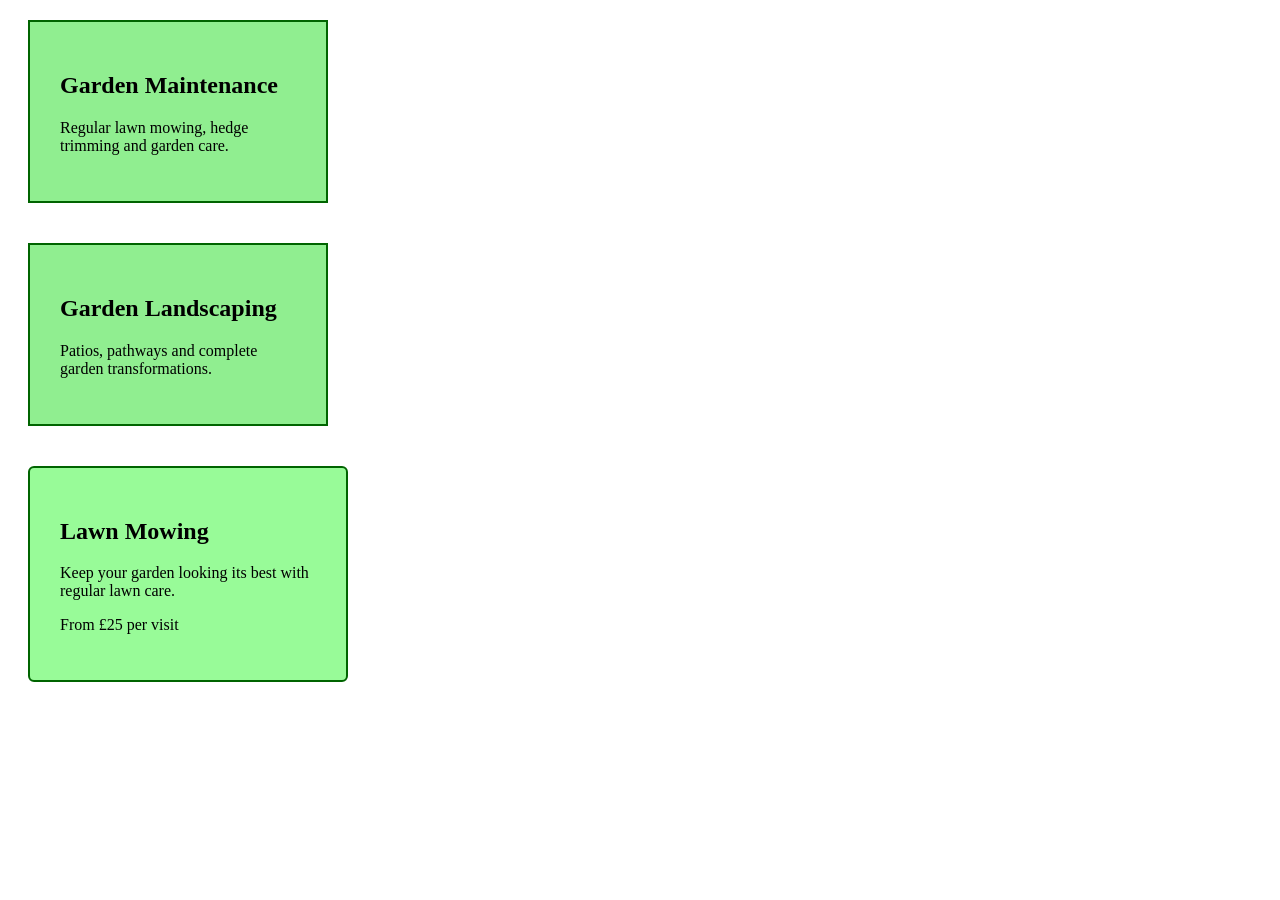
<file: css-practise/index.html>
<!DOCTYPE html>
<html lang="en">
<head>
    <meta charset="UTF-8">
    <meta name="viewport" content="width=device-width, initial-scale=1.0">
    <title>CSS Box Model Practise</title>
    <link rel="stylesheet" href="style.css">
</head>
<body>
    <div class="card">
        <h2>Garden Maintenance</h2>
        <p>Regular lawn mowing, hedge trimming and garden care.</p>
    </div>
    <div class="card">
        <h2>Garden Landscaping</h2>
        <p>Patios, pathways and complete garden transformations.</p>
    </div>
    <div class="service-card">
        <h2>Lawn Mowing</h2>
        <p>Keep your garden looking its best with regular lawn care.</p>
        <p>From £25 per visit</p>
    </div>
</body>
</html>
</file>
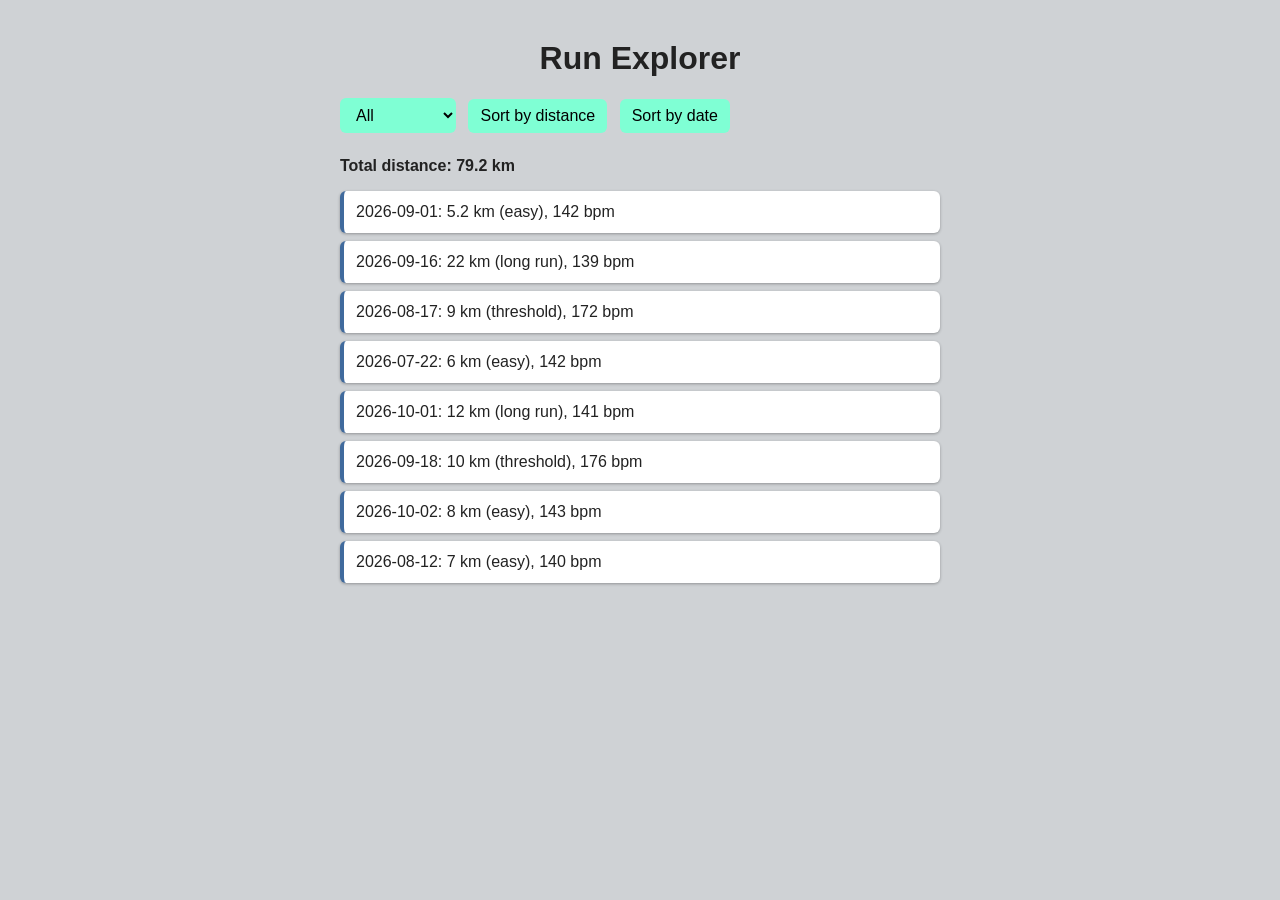
<file: data-explorer/index.html>
<!DOCTYPE html>
<html lang="en">
    <head>
        <meta charset="UTF-8">
        <meta name="viewport" content="width=device-width, initial-scale=1.0">
        <title>Data Explorer</title>
        <link rel="stylesheet" href="style.css">
    </head>
    <body>
        <h1>Run Explorer</h1>
        <select id="type-filter">
            <option value="all">All</option>
            <option value="easy">Easy</option>
            <option value="long run">Long</option>
            <option value="threshold">Threshold</option>
        </select>
        <button id="sort-distance">Sort by distance</button>
        <button id="sort-date">Sort by date</button>
        <p id="total"></p>
        <ul id="run-list"></ul>
        <script type="module" src="app.js"></script>
    </body>
</html>
</file>
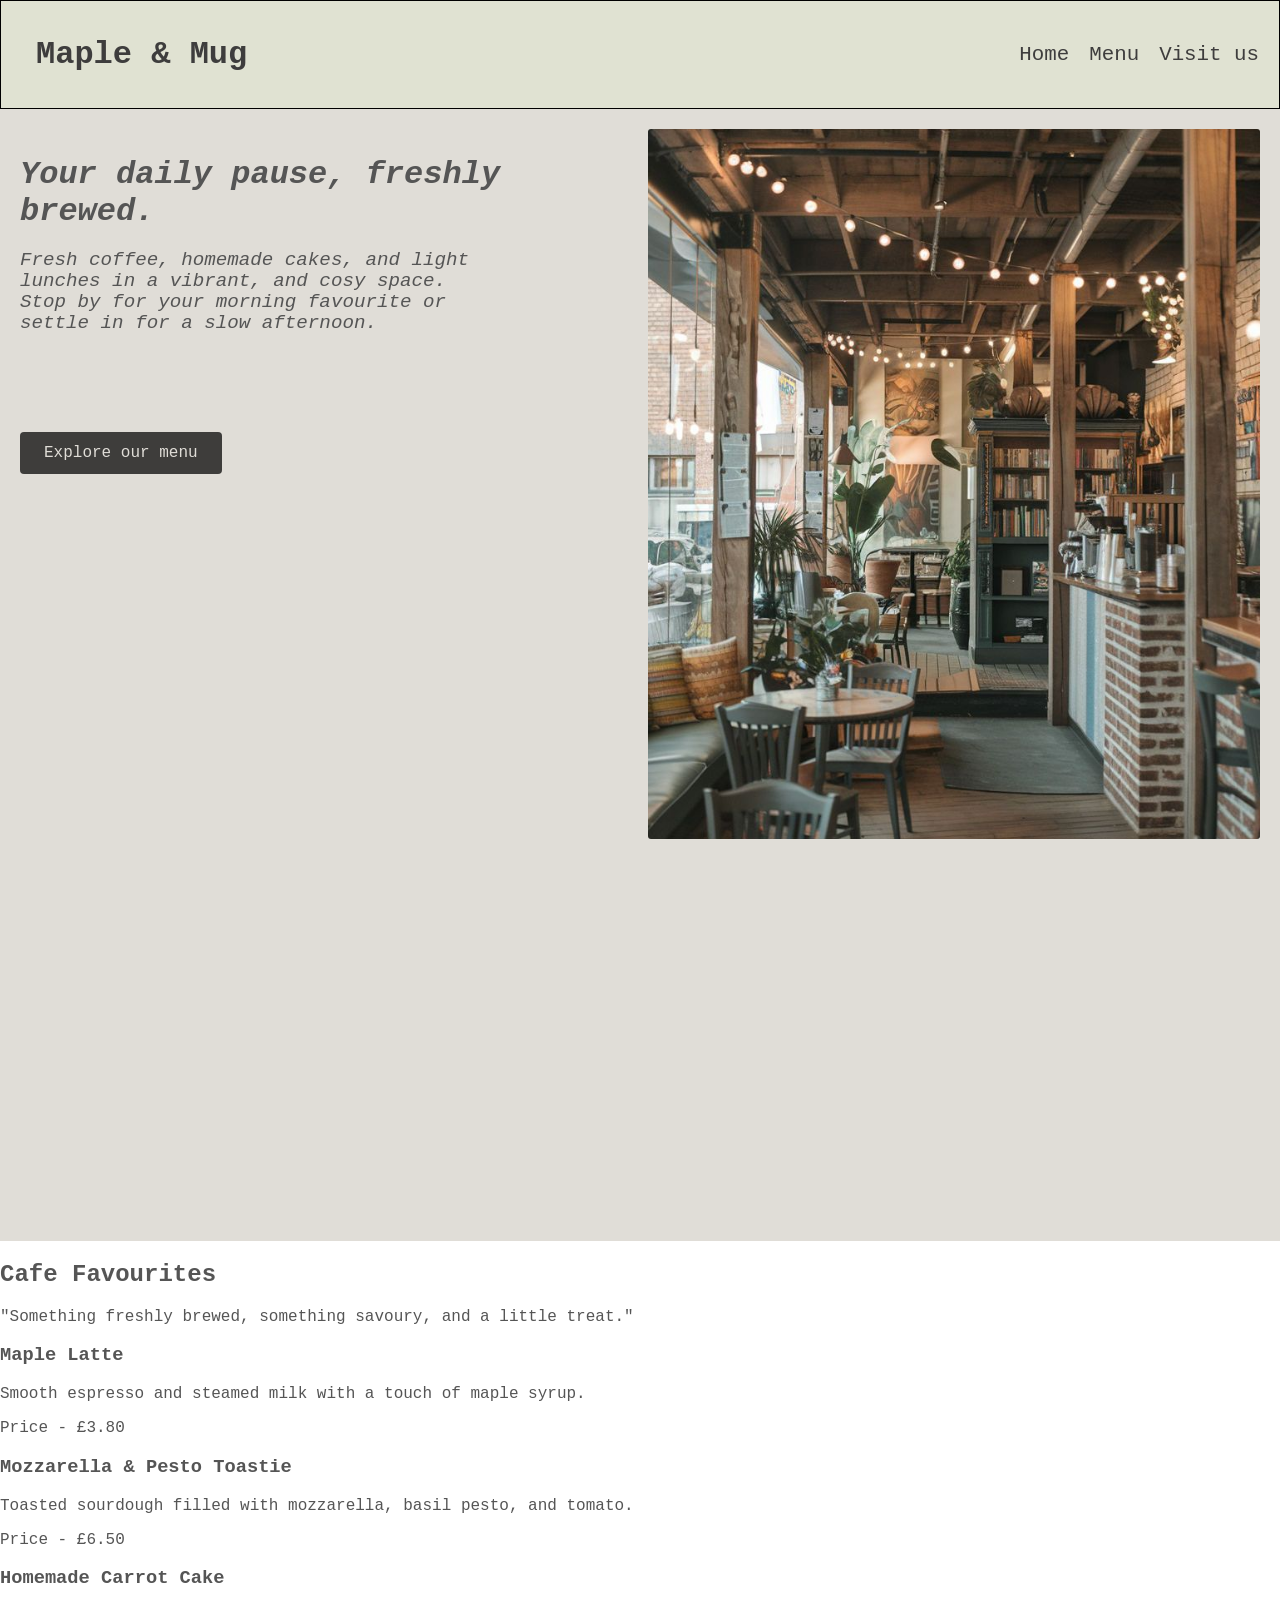
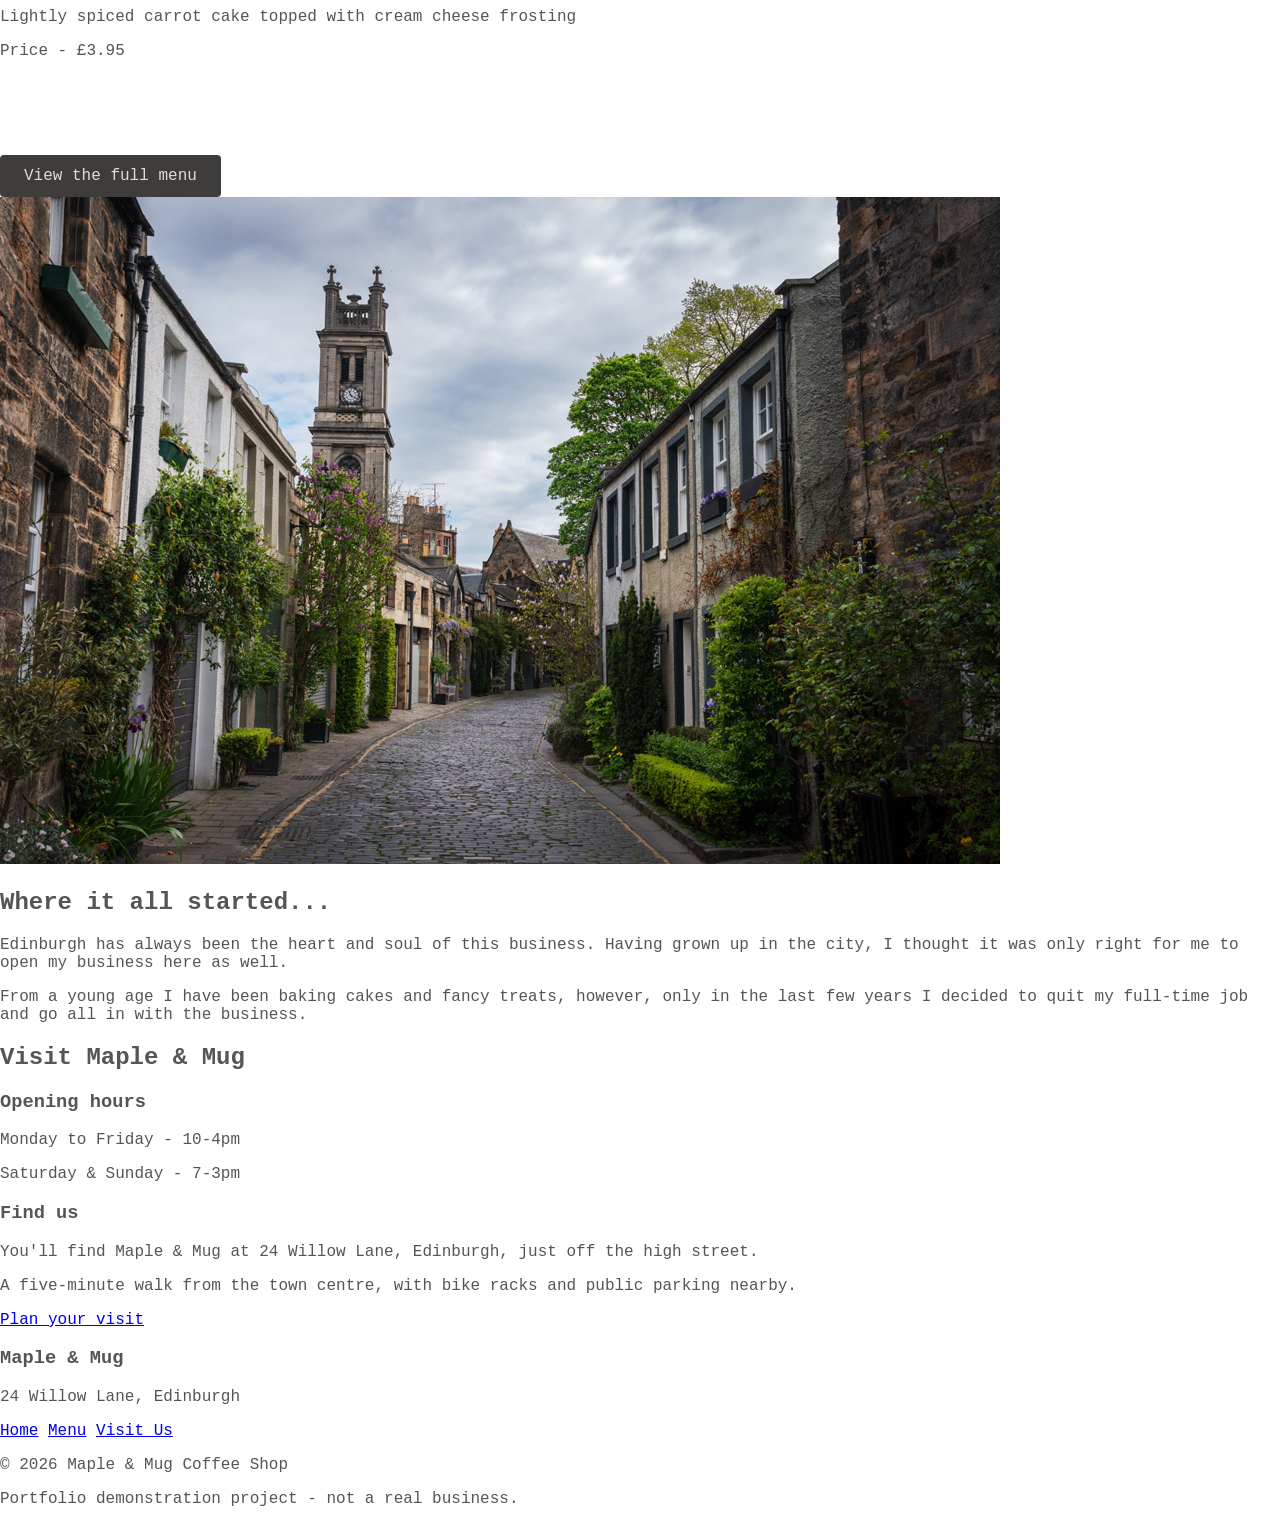
<file: maple-and-mug/index.html>
<!DOCTYPE html>
<html lang="en">
    <head>
        <meta charset="UTF-8">
        <meta name="viewport" content="width=device-width, initial-scale=1.0">
        <title>Maple & Mug | Coffee Shop</title>
        <link rel="stylesheet" href="css/style.css">
    </head>
    <body>
        <header>
            <p class="brand">Maple & Mug</p>
            <nav class="navbar" aria-label="Main Navigation">
                <div class="nav-links">
                    <a href="index.html">Home</a>
                    <a href="menu.html">Menu</a>
                    <a href="visit.html">Visit us</a>
                </div>
            </nav>
        </header>
            <main class="page-content">
                <section id="home" class="hero">
                    <div class="hero-content">
                        <h1>Your daily pause, freshly brewed.</h1>
                        <p>Fresh coffee, homemade cakes, and light lunches in a vibrant, and cosy space. Stop by for your morning favourite or settle in for a slow afternoon.</p>
                        <a href="menu.html" class="menu-button">Explore our menu</a>
                    </div>
                    <div class="hero-image">
                        <img src="images/cafe.jpg" alt="A warm, cosy coffee shop.">
                    </div>
                </section>
                <section id="favourites" class="favourites-preview">
                    <h2>Cafe Favourites</h2>
                    <p>"Something freshly brewed, something savoury, and a little treat."</p>
                    <div class="favourites-grid">
                        <article class="favourites-card">
                            <h3>Maple Latte</h3>
                            <p>Smooth espresso and steamed milk with a touch of maple syrup.</p>
                            <p>Price - £3.80</p>
                        </article>
                        <article class="favourites-card">
                            <h3>Mozzarella & Pesto Toastie</h3>
                            <p>Toasted sourdough filled with mozzarella, basil pesto, and tomato.</p>
                            <p>Price - £6.50</p>
                        </article>
                        <article class="favourites-card">
                            <h3>Homemade Carrot Cake</h3>
                            <p>Lightly spiced carrot cake topped with cream cheese frosting</p>
                            <p>Price - £3.95</p>
                        </article>
                    </div>
                    <a href="menu.html" class="menu-button">View the full menu</a>
                </section>
                <section id="story" class="story-preview">
                    <div class="story-image">
                        <img src="images/city.jpg" alt="Edinburgh City, where Maple & Mug is located.">
                    </div>
                    <div class="story-content">
                        <h2>Where it all started...</h2>
                        <p>Edinburgh has always been the heart and soul of this business. Having grown up in the city, I thought it was only right for me to open my business here as well.</p>
                        <p>From a young age I have been baking cakes and fancy treats, however, only in the last few years I decided to quit my full-time job and go all in with the business.</p>
                    </div>
                </section>
                <section id="visit" class="visit-preview">
                    <h2>Visit Maple & Mug</h2>
                    <div class="hours">
                        <h3>Opening hours</h3>
                        <p>Monday to Friday - 10-4pm</p>
                        <p>Saturday & Sunday - 7-3pm</p>
                    </div>
                    <div class="location">
                        <h3>Find us</h3>
                        <p>You'll find Maple & Mug at 24 Willow Lane, Edinburgh, just off the high street.</p>
                        <p>A five-minute walk from the town centre, with bike racks and public parking nearby.</p>
                    </div>
                    <a href="visit.html" class="visit-button">Plan your visit</a>
                </section>
            </main>
            <footer>
                <h3>Maple & Mug</h3>
                <p>24 Willow Lane, Edinburgh</p>
                <nav aria-label="Footer Navigation">
                    <div class="footer-links">
                        <a href="index.html">Home</a>
                        <a href="menu.html">Menu</a>
                        <a href="visit.html">Visit Us</a>
                    </div>
                </nav>
                <p>&copy; 2026 Maple & Mug Coffee Shop</p>
                <p>Portfolio demonstration project - not a real business.</p>   
            </footer>
    </body>
</html>
</file>
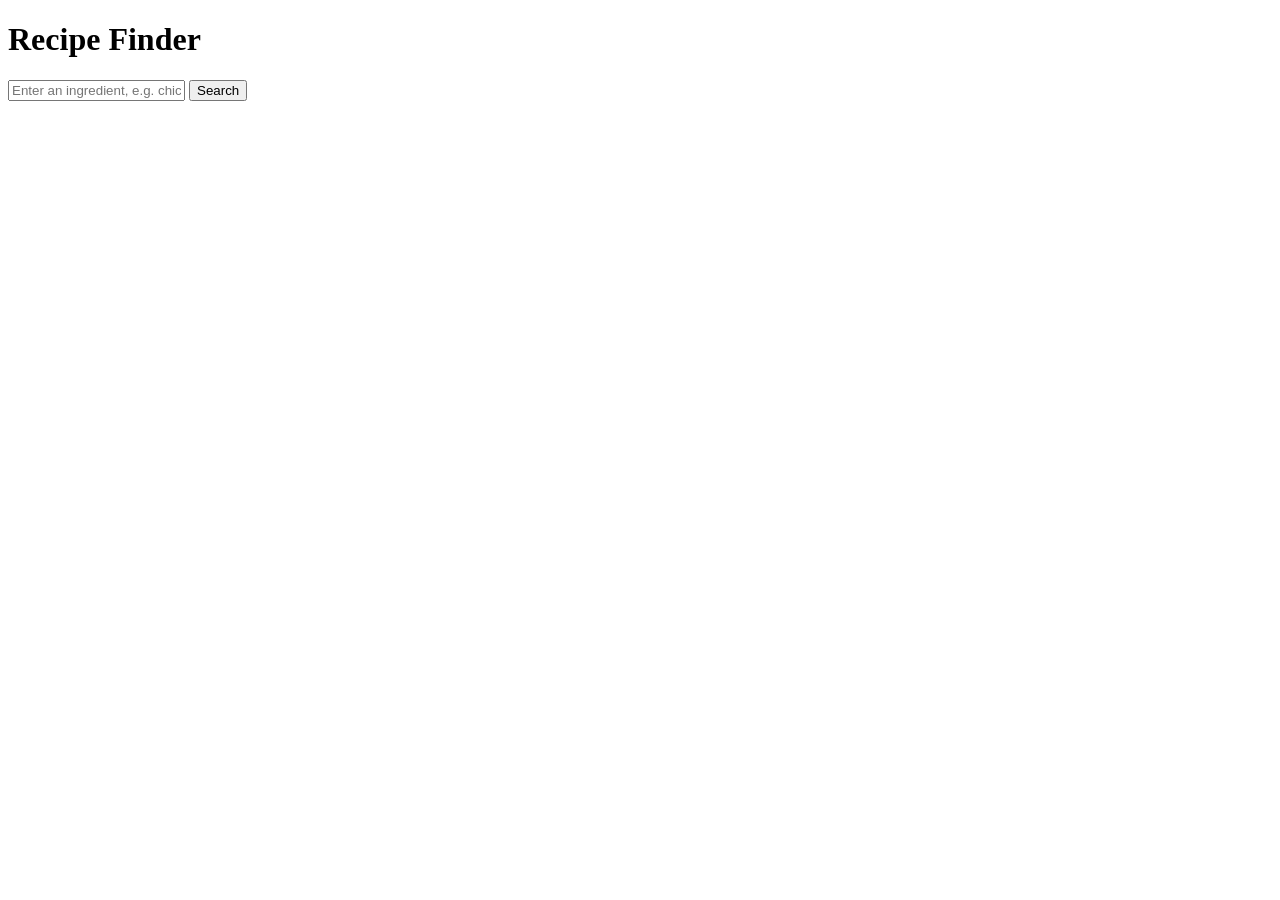
<file: recipe-finder/index.html>
<!DOCTYPE html>
<html lang="en">
<head>
    <meta charset="UTF-8">
    <meta name="viewport" content="width=device-width, initial-scale=1.0">
    <title>Recipe Finder</title>
    <link rel="stylesheet" href="style.css">
</head>
<body>
    <h1>Recipe Finder</h1>

    <input type="text" id="search-input" placeholder="Enter an ingredient, e.g. chicken_breast">
    <button id="search-button">Search</button>

    <p id="message"></p>
    <div id="results"></div>
    <div id="recipe-details"></div>

    <script type="module" src="app.js"></script>
</body>
</html>
</file>
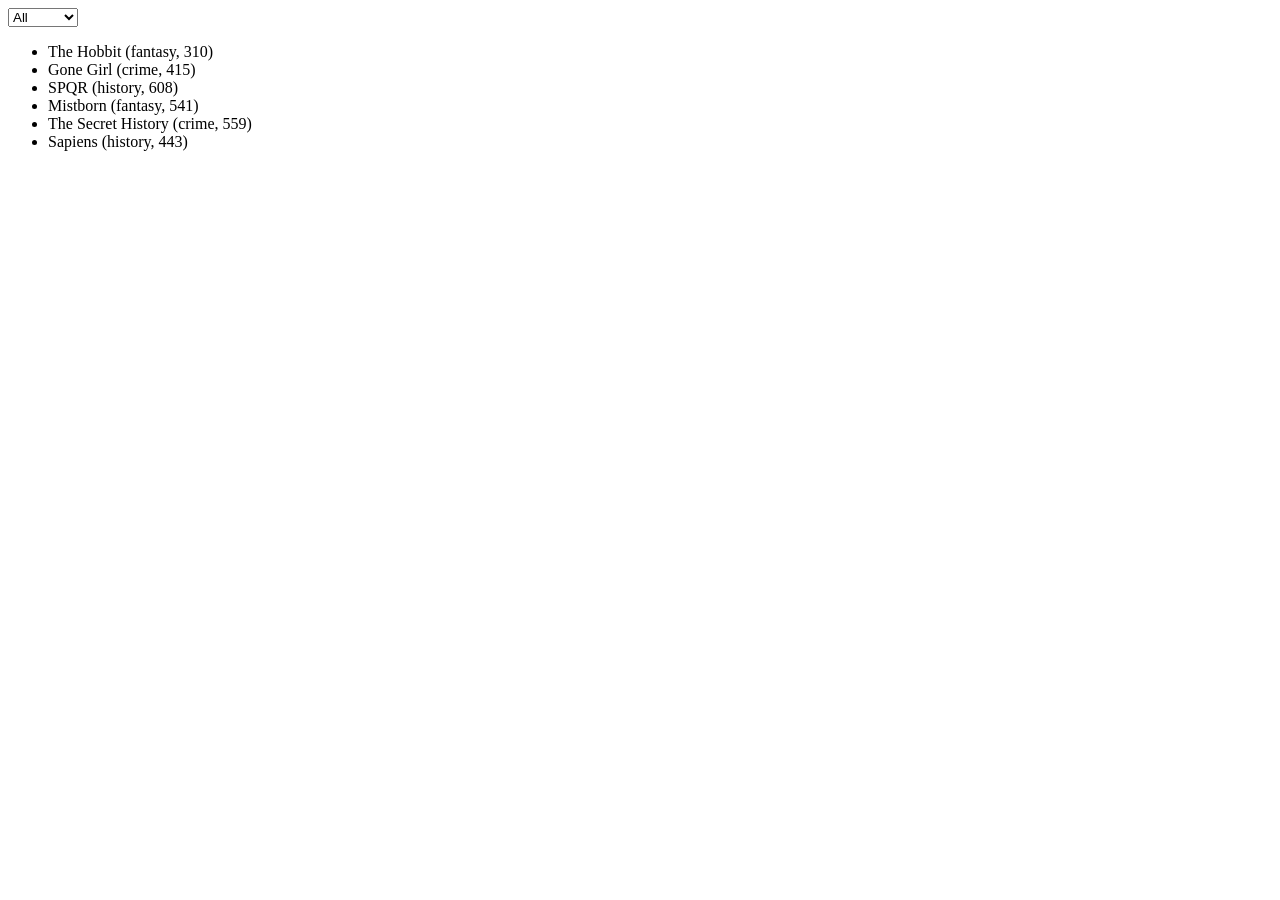
<file: scratch/index.html>
<!DOCTYPE html>
<html lang="en">
    <head>
        <meta charset="UTF-8">
        <title>Scratch</title>
    </head>
    <body>
        <select id="genre-filter">
            <option value="all">All</option>
            <option value="fantasy">Fantasy</option>
            <option value="crime">Crime</option>
            <option value="history">History</option>
        </select>
        <ul id="book-list"></ul>
        <script type="module" src="app.js"></script>
    </body>
</html>
</file>
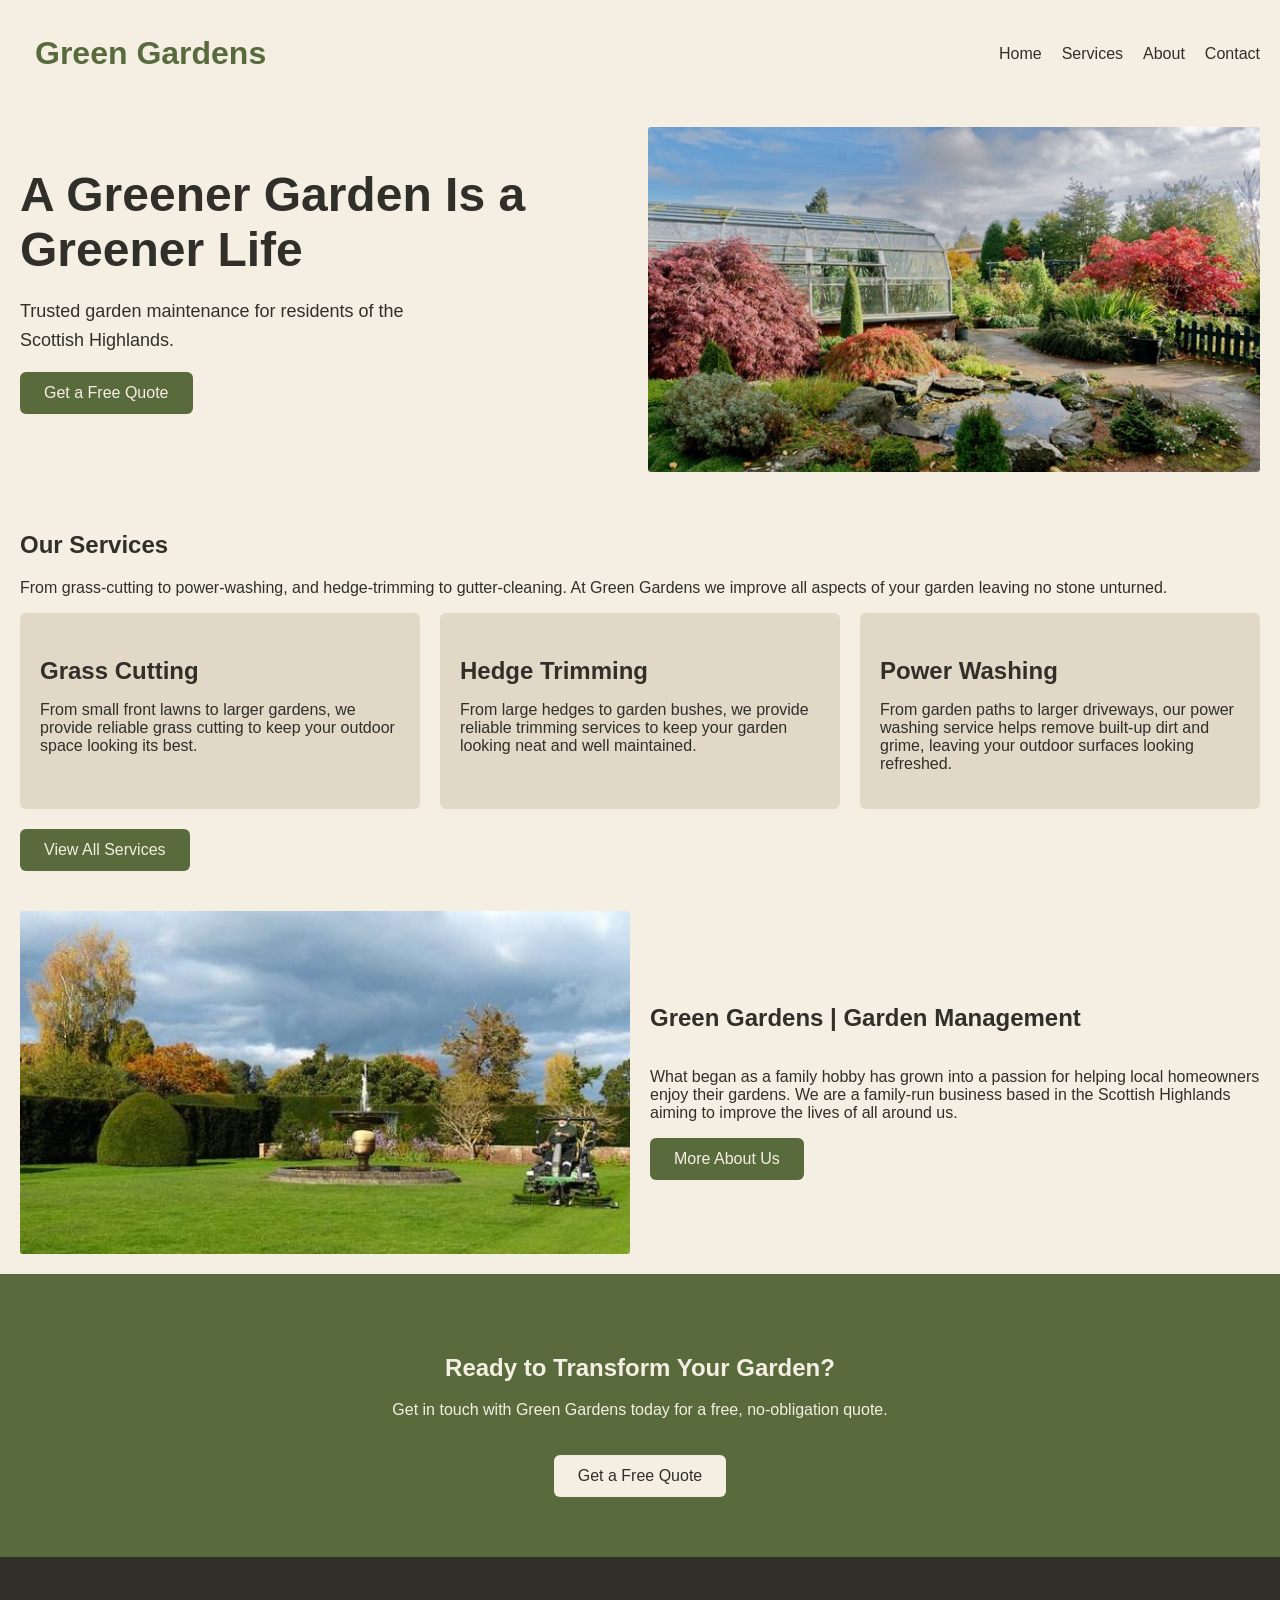
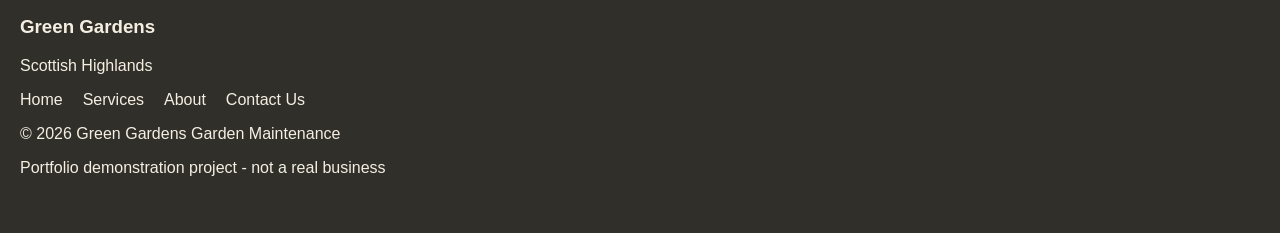
<file: css-practise/green-gardens/index.html>
<!DOCTYPE html>
<html lang="en">
    <head>
        <meta charset="UTF-8">
        <meta name="viewport" content="width=device-width, initial-scale=1.0">
        <title>Green Gardens | Garden Maintenance</title>
        <link rel="stylesheet" href="css/style.css">
    </head>
    <body>
        <header>
            <p class="brand">Green Gardens</p>
            <nav class="navbar" aria-label="Main navigation">
                <div class="nav-links">
                    <a href="index.html">Home</a>
                    <a href="services.html">Services</a>
                    <a href="about.html">About</a>
                    <a href="contact.html">Contact</a>
                </div>
            </nav>
        </header>
        <main class="page-content">
            <section id="home" class="hero">
                <div class="hero-content">
                    <h1>A Greener Garden Is a Greener Life</h1>
                    <p>Trusted garden maintenance for residents of the Scottish Highlands.</p>
                    <a href="contact.html" class="quote-button">Get a Free Quote</a>
                </div>
                <div class="hero-image">
                    <img src="images/garden.jpg" alt="A neatly maintained garden with a green lawn and flower beds">
                </div>
            </section>
            <section id="services" class="services-preview">
                <h2>Our Services</h2>
                <p>From grass-cutting to power-washing, and hedge-trimming to gutter-cleaning.
                   At Green Gardens we improve all aspects of your garden leaving no stone unturned.</p>
                    <div class="services-grid">
                        <article class="service-card">
                            <h3>Grass Cutting</h3>
                            <p>From small front lawns to larger gardens, we provide reliable grass cutting to keep your outdoor space looking its best.</p>
                        </article>
                        <article class="service-card">
                            <h3>Hedge Trimming</h3>
                            <p>From large hedges to garden bushes, we provide reliable trimming services to keep your garden looking neat and well maintained.</p>
                        </article>
                        <article class="service-card">
                            <h3>Power Washing</h3>
                            <p>From garden paths to larger driveways, our power washing service helps remove built-up dirt and grime, leaving your outdoor surfaces looking refreshed.</p>
                        </article>
                    </div>
                    <a href="services.html" class="services-button">View All Services</a>
            </section>
            <section id="about" class="about-preview">
                <div class="about-image">
                    <img src="images/about-garden.jpg" alt="A well-maintained garden with a freshly cut lawn.">
                </div>
                <div class="about-content">
                    <h2>Green Gardens | Garden Management</h2>
                    <p>What began as a family hobby has grown into a passion for helping local homeowners enjoy their gardens.
                        We are a family-run business based in the Scottish Highlands aiming to improve the lives of all around us.</p>
                    <a href="about.html" class="about-button">More About Us</a>
                </div>
            </section>
            <section id="contact" class="quote-cta">
                <h2>Ready to Transform Your Garden?</h2>
                <p>Get in touch with Green Gardens today for a free, no-obligation quote.</p>
                <a href="contact.html" class="contact-button">Get a Free Quote</a>
            </section>
        </main>
        <footer>
            <h3>Green Gardens</h3>
            <p>Scottish Highlands</p>
            <nav aria-label="Footer navigation">
                <div class="footer-links">
                    <a href="index.html">Home</a>
                    <a href="services.html">Services</a>
                    <a href="about.html">About</a>
                    <a href="contact.html">Contact Us</a>
                </div>
            </nav>
            <p>&copy; 2026 Green Gardens Garden Maintenance</p>
            <p>Portfolio demonstration project - not a real business</p>
        </footer>
    </body>
</html>
</file>
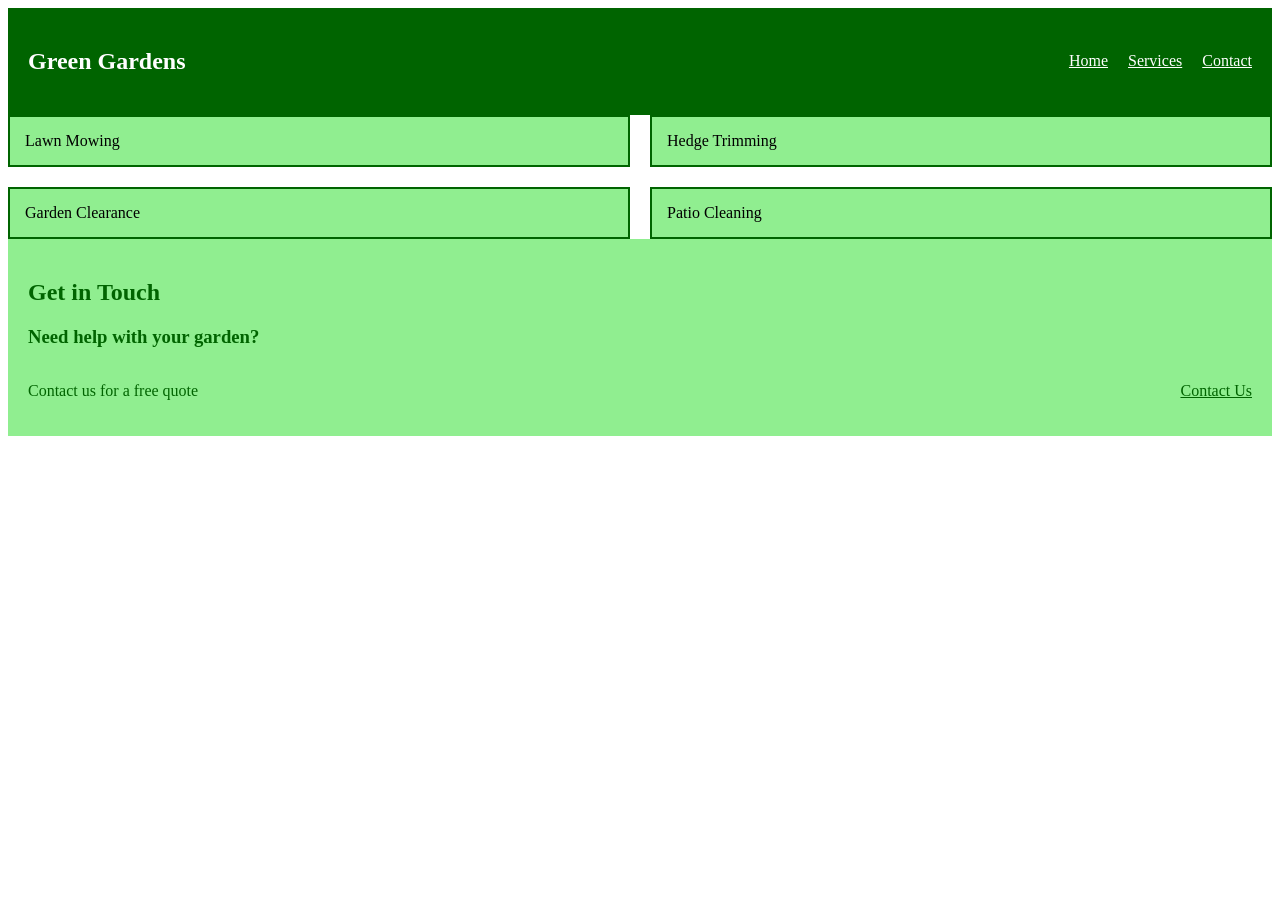
<file: css-practise/day5.html>
<!DOCTYPE html>
<html lang="en">
    <head>
        <meta charset="UTF-8">
        <meta name="viewport" content="width=device-width, initial-scale=1.0">
        <title>Green Gardens</title>
        <link rel="stylesheet" href="day5.css">
    </head>
    <body>
        <nav class="navbar">
            <h2>Green Gardens</h2>
            <div class="nav-links">
                <a href="#">Home</a>
                <a href="#">Services</a>
                <a href="#">Contact</a>
            </div>
        </nav>
        <section class="services">
            <div class="service">Lawn Mowing</div>
            <div class="service">Hedge Trimming</div>
            <div class="service">Garden Clearance</div>
            <div class="service">Patio Cleaning</div>
        </section>
        <section class="conbar">
            <h2>Get in Touch</h2>
            <h3>Need help with your garden?</h3>
            <div class="con-link">
                <p>Contact us for a free quote</p>
                <a href="#">Contact Us</a>
            </div>
        </section>
    </body>
</html>
</file>
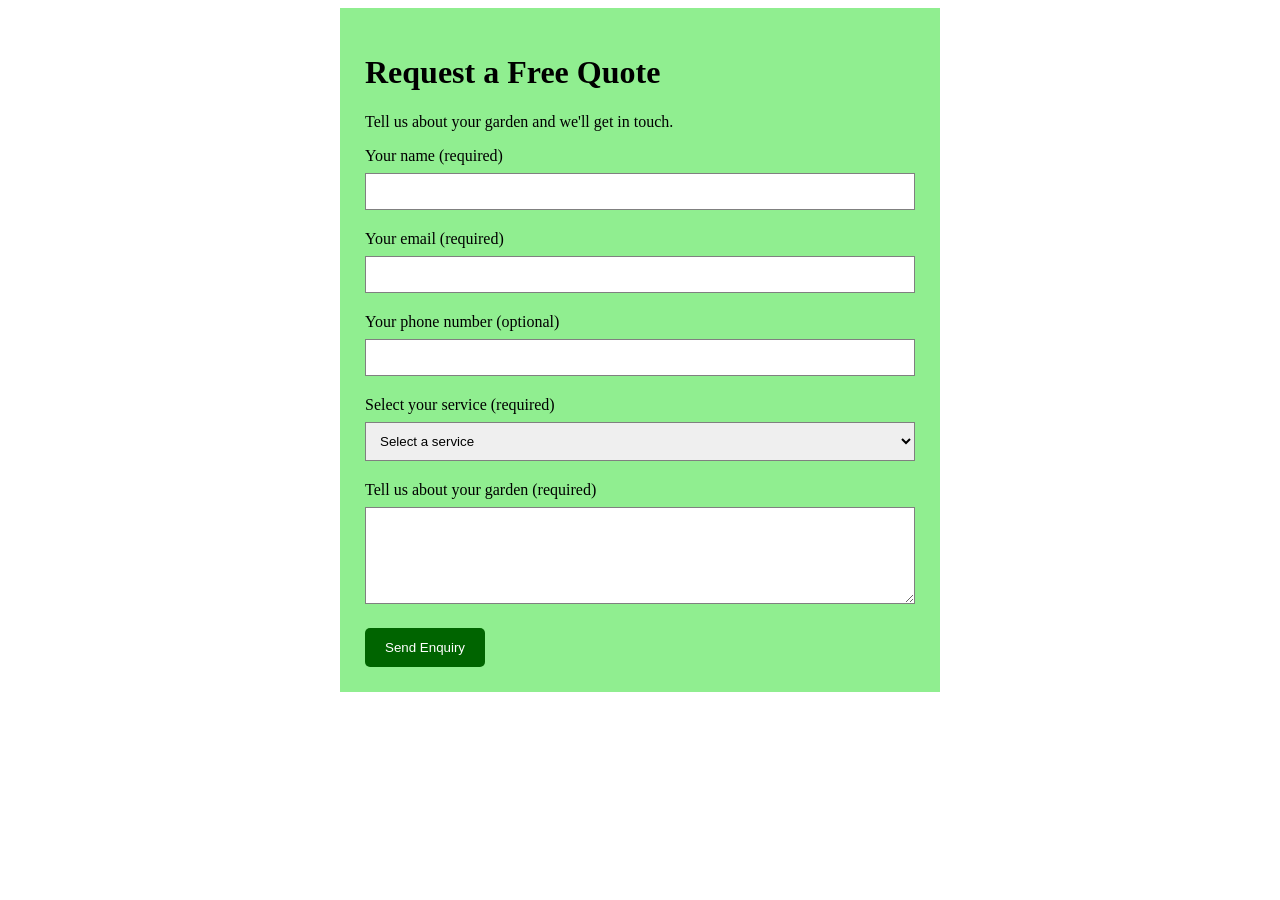
<file: css-practise/day7.html>
<!DOCTYPE html>
<html lang="en">
    <head>
        <meta charset="UTF-8">
        <meta name="viewport" content="width=device-width, initial-scale=1.0">
        <title>Green Gardens - Request a Quote</title>
        <link rel="stylesheet" href="day7.css">
    </head>
    <body>
        <main class="req">
            <h1>Request a Free Quote</h1>
            <p>Tell us about your garden and we'll get in touch.</p>
            <form>
                <label for="customer-name">Your name (required)</label>
                <input
                type="text"
                id="customer-name"
                name="customerName"
                autocomplete="name"
                required
                >
                <label for="customer-email">Your email (required)</label>
                <input
                type="email"
                id="customer-email"
                name="customerEmail"
                autocomplete="email"
                required
                >
                <label for="customer-phone">Your phone number (optional)</label>
                <input
                type="tel"
                id="customer-phone"
                name="customerTel"
                autocomplete="tel"
                >

                <label for="service-required">Select your service (required)</label>

                <select id="service-required" name="service-required" required>
                    <option value="">Select a service</option>
                    <option value="mowing">Lawn Mowing</option>
                    <option value="trimming">Hedge Trimming</option>
                    <option value="clearance">Garden Clearance</option>
                    <option value="cleaning">Patio Cleaning</option>
                </select>

                <label for="message">Tell us about your garden (required)</label>

                <textarea
                id="message"
                name="message"
                rows="5"
                required
                ></textarea>

                <button type="submit">Send Enquiry</button>
            </form>
        </main>
    </body>
</html>
</file>
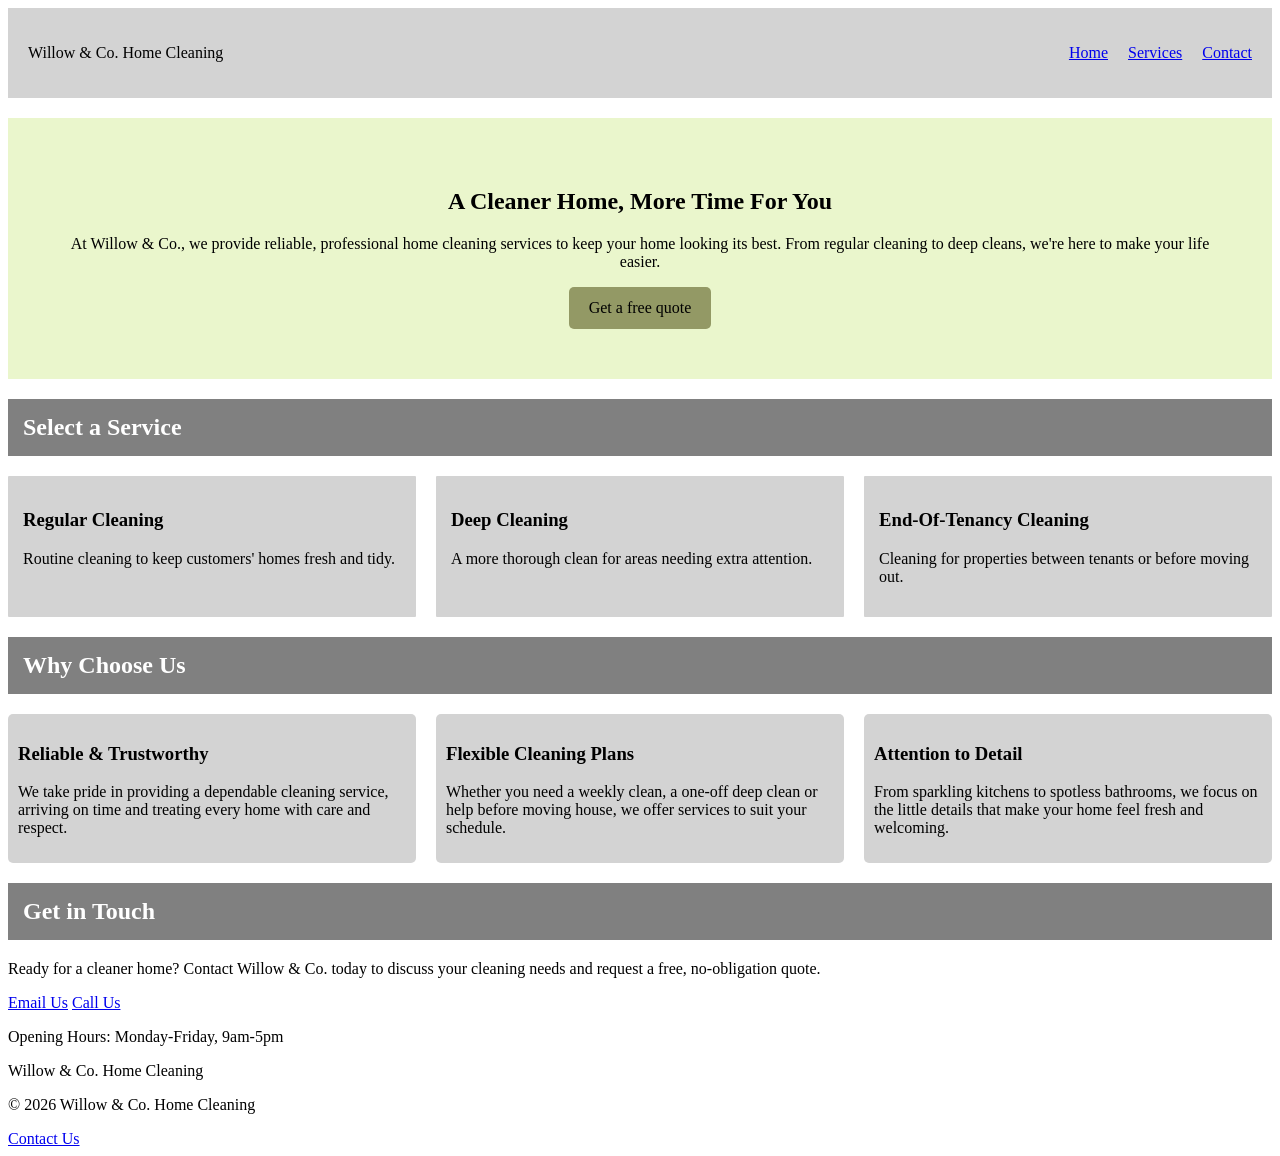
<file: css-practise/day8.html>
<!DOCTYPE html>
<html lang="en">
    <head>
        <meta charset="UTF-8">
        <meta name="viewport" content="width=device-width, initial-scale=1.0">
        <title>Willow & CO. Home Cleaning</title>
        <link rel="stylesheet" href="day8.css">
    </head>
    <body>
        <header>
            <p class="brand">Willow & Co. Home Cleaning</p>
            <nav class="navbar">
                <div class="nav-links">
                    <a href="#home">Home</a>
                    <a href="#services">Services</a>
                    <a href="#contact">Contact</a>
                </div>
            </nav>
        </header>    
        <main class="page-content">
            <section id="home" class="hero">
            <h1>A Cleaner Home, More Time For You</h1>
            <p>At Willow & Co., we provide reliable, professional home cleaning services to keep your home looking its best.
                From regular cleaning to deep cleans, we're here to make your life easier.
            </p>
            <a href="#contact">Get a free quote</a>
            </section>
            <section id="services" class="servicesection">
                <h2>Select a Service</h2>
                <div class="services-grid">
                    <article class="service-card">
                        <h3>Regular Cleaning</h3>
                        <p>Routine cleaning to keep customers' homes fresh and tidy.</p>
                    </article>
                    <article class="service-card">
                        <h3>Deep Cleaning</h3>
                        <p>A more thorough clean for areas needing extra attention.</p>
                    </article>
                    <article class="service-card">
                        <h3>End-Of-Tenancy Cleaning</h3>
                        <p>Cleaning for properties between tenants or before moving out.</p>
                    </article>
                </div>    
            </section>
        </main>
        <section class="whycard">
            <h2>Why Choose Us</h2>
            <div class="reason-grid">
            <article class="reason">
                <h3>Reliable & Trustworthy</h3>
                <p>We take pride in providing a dependable cleaning service, arriving on time and treating every home with care and respect.</p>
            </article>
            <article class="reason">
                <h3>Flexible Cleaning Plans</h3>
                <p>Whether you need a weekly clean, a one-off deep clean or help before moving house, we offer services to suit your schedule.</p>
            </article>
            <article class="reason">
                <h3>Attention to Detail</h3>
                <p>From sparkling kitchens to spotless bathrooms, we focus on the little details that make your home feel fresh and welcoming.</p>
            </article>
            </div>
        </section>
        <section id="contact" class="contact-section">
            <h2>Get in Touch</h2>
            <p>Ready for a cleaner home? Contact Willow & Co. today to discuss your cleaning needs and request a free, no-obligation quote.</p>
            <a href="mailto:willowandco@example.com">Email Us</a>
            <a href="tel:08373333997">Call Us</a>
            <p>Opening Hours: Monday-Friday, 9am-5pm</p>    
        </section>
        <footer>
            <p>Willow & Co. Home Cleaning</p>
            <p>&copy; 2026 Willow & Co. Home Cleaning</p>
            <a href="#contact">Contact Us</a>
        </footer>
    </body>
</html>
</file>
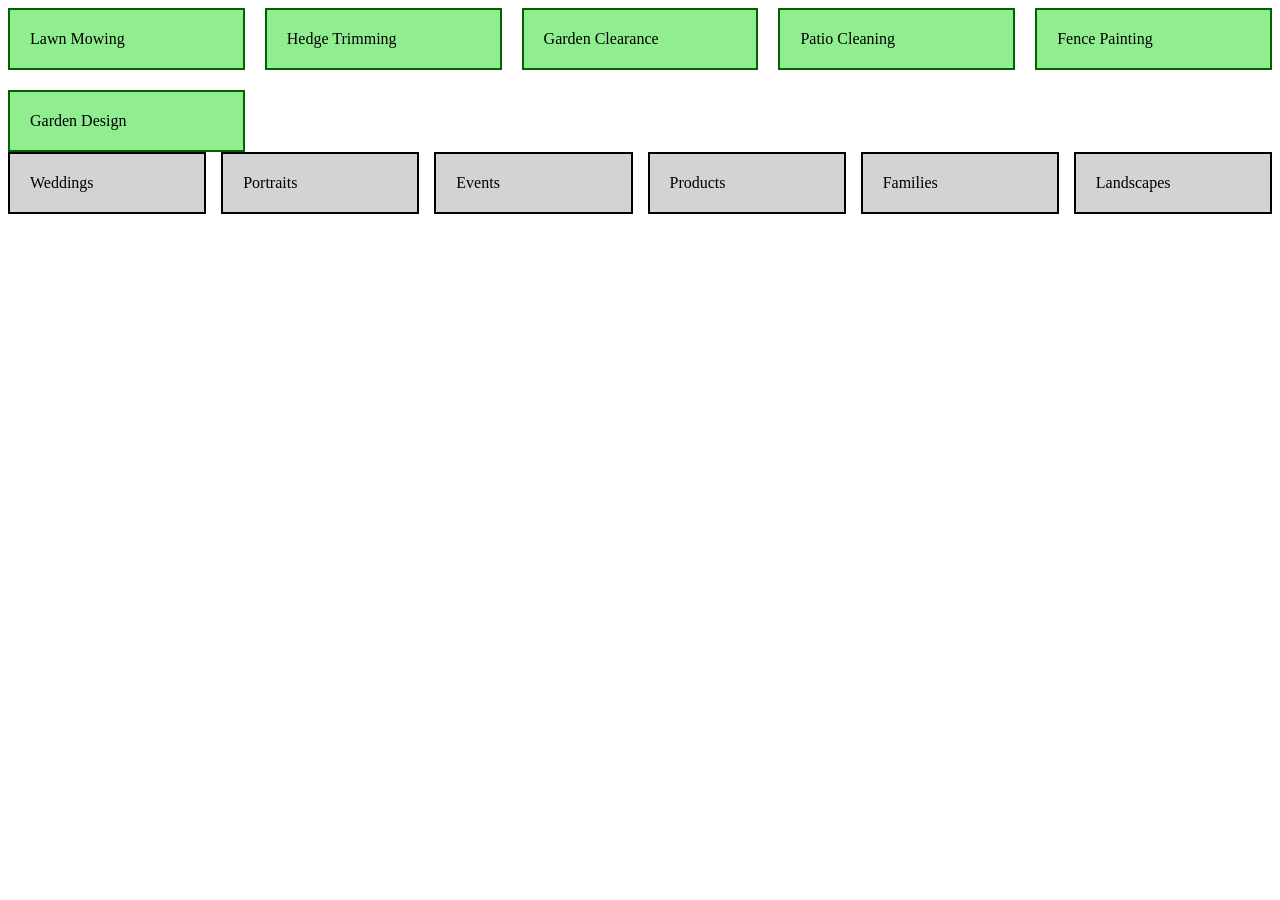
<file: css-practise/grid.html>
<!DOCTYPE html>
<html lang="en">
    <head>
        <meta charset="UTF-8">
        <meta name="viewport" content="width=device-width, initial-scale=1.0">
        <title>CSS Grid Practise</title>
        <link rel="stylesheet" href="grid.css">
    </head>
    <body>
        <section class="services">
            <div class="service">Lawn Mowing</div>
            <div class="service">Hedge Trimming</div>
            <div class="service">Garden Clearance</div>
            <div class="service">Patio Cleaning</div>
            <div class="service">Fence Painting</div>
            <div class="service">Garden Design</div>
        </section>
        <section class="photoservices">
            <div class="phservice">Weddings</div>
            <div class="phservice">Portraits</div>
            <div class="phservice">Events</div>
            <div class="phservice">Products</div>
            <div class="phservice">Families</div>
            <div class="phservice">Landscapes</div>
        </section>
    </body>
</html>
</file>
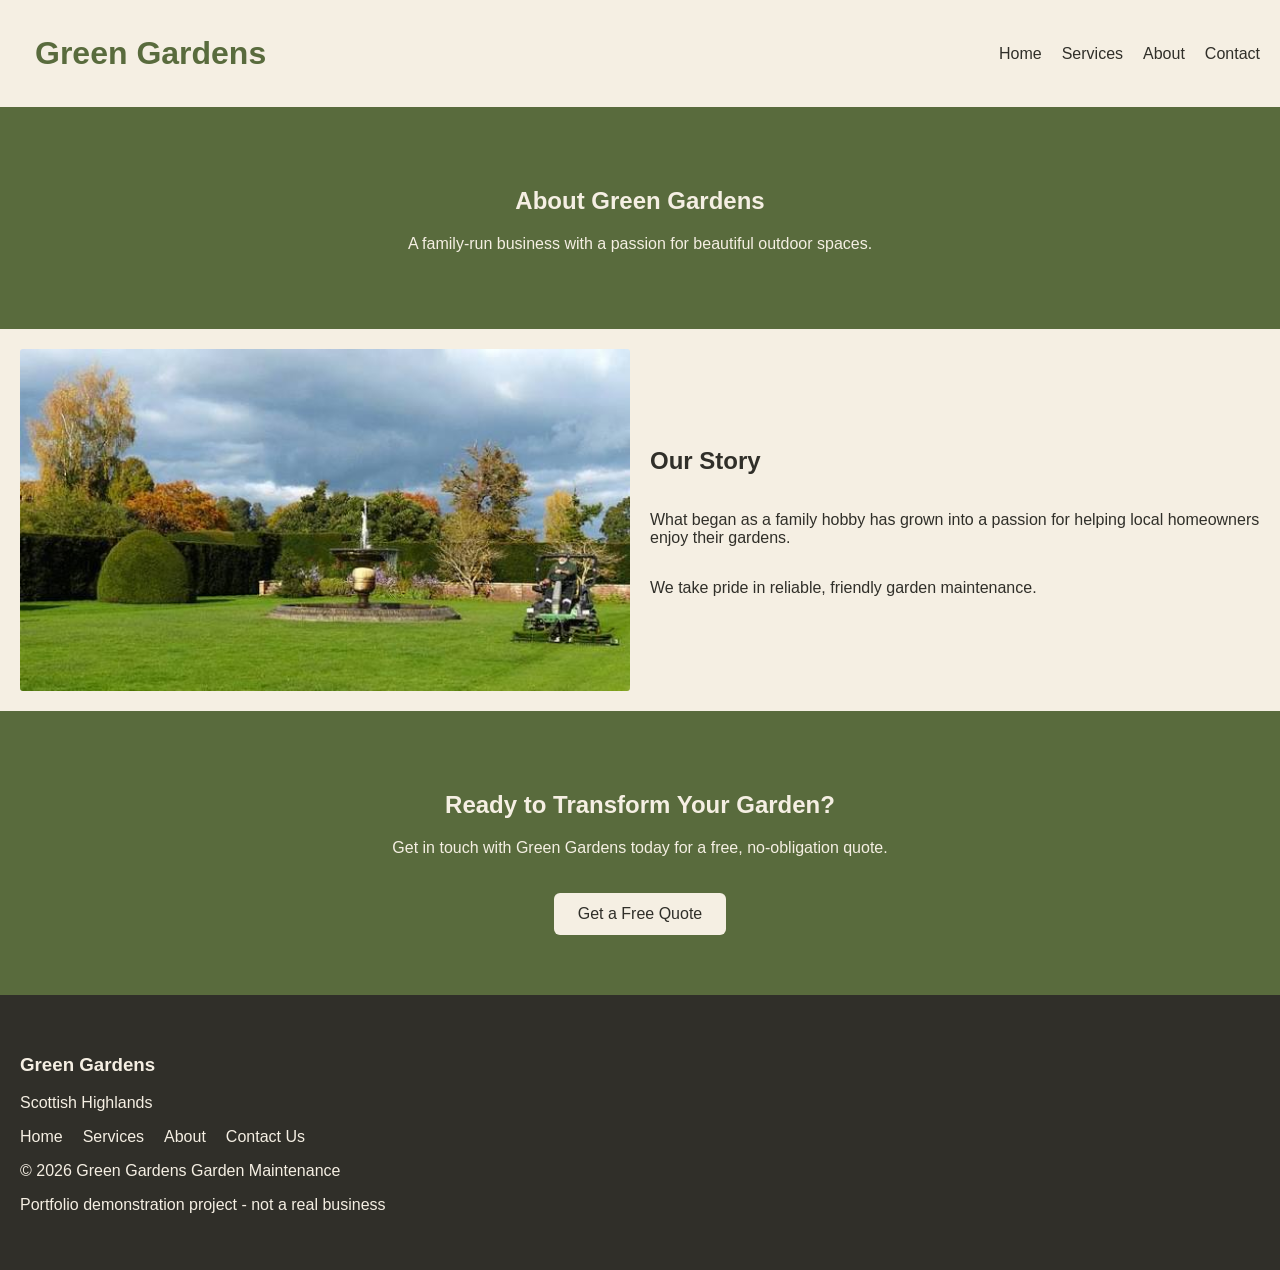
<file: css-practise/green-gardens/about.html>
<!DOCTYPE html>
<html lang="en">
    <head>
        <meta charset="UTF-8">
        <meta name="viewport" content="width=device-width, initial-scale=1.0">
        <title>About | Green Gardens</title>
        <link rel="stylesheet" href="css/style.css">
    </head>
    <body>
        <header>
            <p class="brand">Green Gardens</p>
            <nav class="navbar" aria-label="Main navigation">
                <div class="nav-links">
                    <a href="index.html">Home</a>
                    <a href="services.html">Services</a>
                    <a href="about.html">About</a>
                    <a href="contact.html">Contact</a>
                </div>
            </nav>
        </header>
        <main class="page-content">
            <section class="about-introduction">
                <h1>About Green Gardens</h1>
                <p>A family-run business with a passion for beautiful outdoor spaces.</p>
            </section>
            <section id="about" class="about-preview">
                <div class="about-image">
                    <img src="images/about-garden.jpg" alt="A well-maintained garden with a freshly cut lawn.">
                </div>
                <div class="about-content">
                    <h2>Our Story</h2>
                    <p>What began as a family hobby has grown into a passion for helping local homeowners enjoy their gardens.</p>
                    <p>We take pride in reliable, friendly garden maintenance.</p>
                </div>
            </section>
            <section id="contact" class="quote-cta">
                <h2>Ready to Transform Your Garden?</h2>
                <p>Get in touch with Green Gardens today for a free, no-obligation quote.</p>
                <a href="contact.html" class="contact-button">Get a Free Quote</a>
            </section>
        </main>
        <footer>
            <h3>Green Gardens</h3>
            <p>Scottish Highlands</p>
            <nav aria-label="Footer navigation">
                <div class="footer-links">
                    <a href="index.html">Home</a>
                    <a href="services.html">Services</a>
                    <a href="about.html">About</a>
                    <a href="contact.html">Contact Us</a>
                </div>
            </nav>
            <p>&copy; 2026 Green Gardens Garden Maintenance</p>
            <p>Portfolio demonstration project - not a real business</p>        
        </footer>
    </body>
</html>
</file>
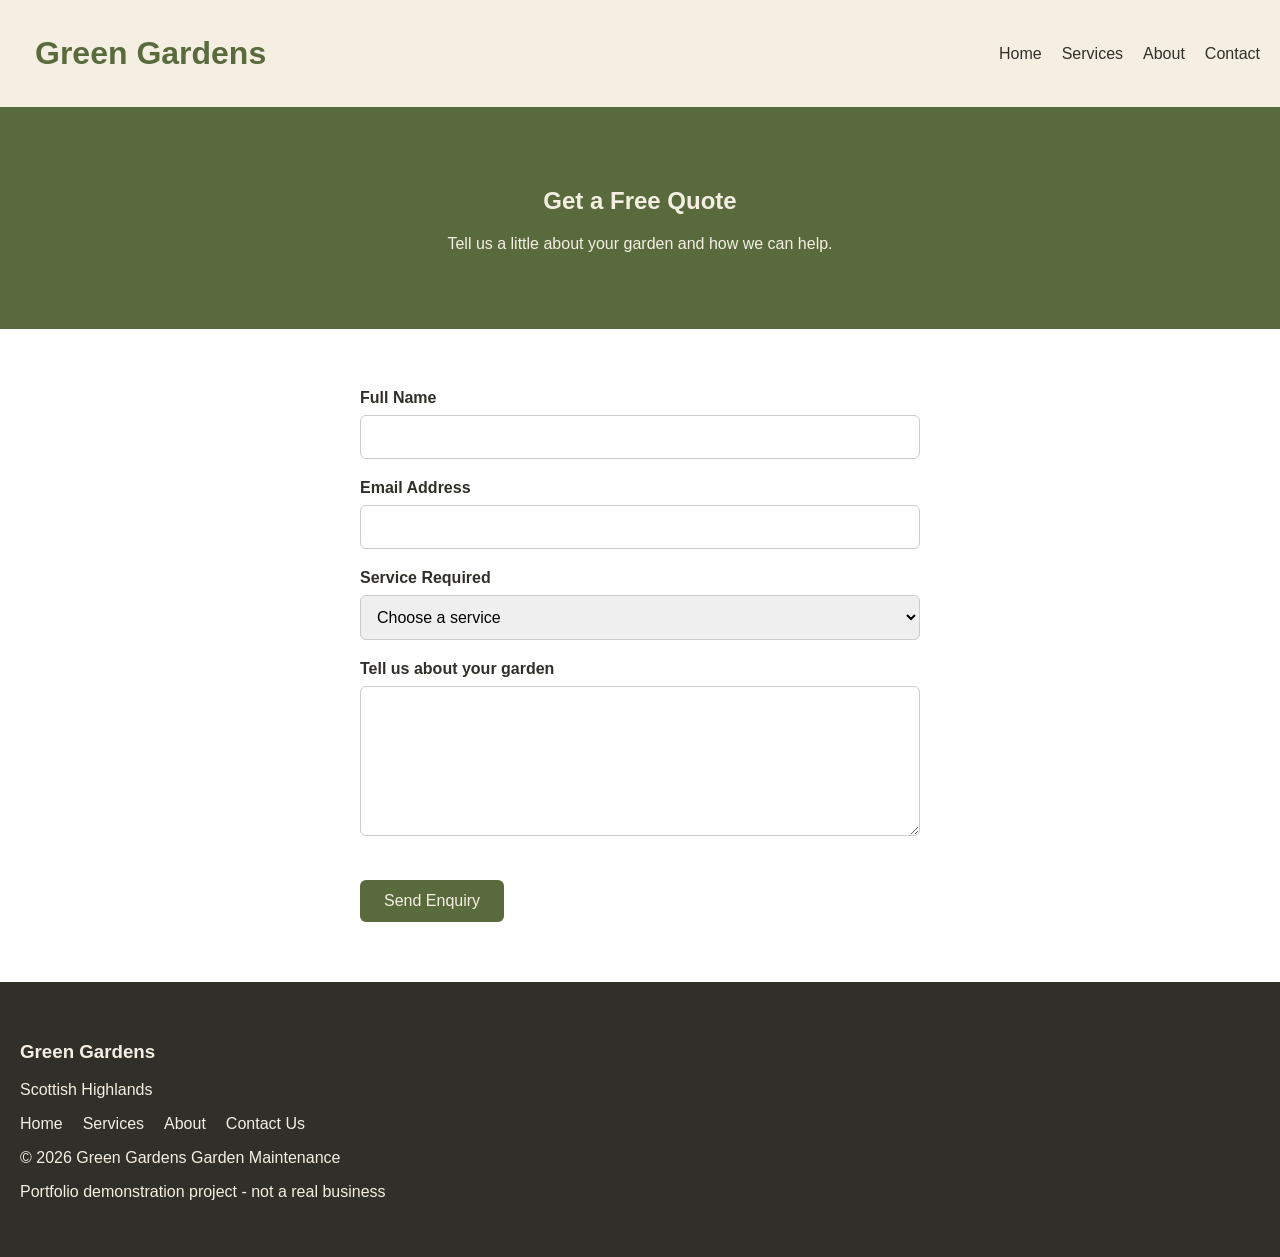
<file: css-practise/green-gardens/contact.html>
<!DOCTYPE html>
<html lang="en">
    <head>
        <meta charset="UTF-8">
        <meta name="viewport" content="width=device-width, initial-scale=1.0">
        <title>Contact | Green Gardens</title>
        <link rel="stylesheet" href="css/style.css">
    </head>
    <body>
        <header>
            <p class="brand">Green Gardens</p>
            <nav class="navbar" aria-label="Main navigation">
                <div class="nav-links">
                    <a href="index.html">Home</a>
                    <a href="services.html">Services</a>
                    <a href="about.html">About</a>
                    <a href="contact.html">Contact</a>
                </div>
            </nav>
        </header>
        <main class="page-content">
            <section class="contact-introduction">
                <h1>Get a Free Quote</h1>
                <p>Tell us a little about your garden and how we can help.</p>
            </section>
            <form 
                class="contact-form"
                action="https://formspree.io/f/xpppdnpn"
                method="POST">
                <label for="customerName">Full Name</label>
                <input type="text" id="customerName" name="customerName" required>
                
                <label for="email">Email Address</label>
                <input type="email" id="email" name="email" required>

                <label for="serviceRequired">Service Required</label>
                <select id="serviceRequired" name="serviceRequired" required>
                    <option value="">Choose a service</option>
                    <option value="mowing">Grass Cutting</option>
                    <option value="trimming">Hedge Trimming</option>
                    <option value="powerW">Power Washing</option>
                    <option value="gutter">Gutter Cleaning</option>
                    <option value="other">Other</option>
                </select>

                <label for="message">Tell us about your garden</label>
                <textarea id="message" name="message" required></textarea>

                <button type="submit" class="submit-button">Send Enquiry</button>
            </form>
        </main>
        <footer>
            <h3>Green Gardens</h3>
            <p>Scottish Highlands</p>
            <nav aria-label="Footer navigation">
                <div class="footer-links">
                    <a href="index.html">Home</a>
                    <a href="services.html">Services</a>
                    <a href="about.html">About</a>
                    <a href="contact.html">Contact Us</a>
                </div>
            </nav>
            <p>&copy; 2026 Green Gardens Garden Maintenance</p>
            <p>Portfolio demonstration project - not a real business</p>
        </footer>
    </body>
</html>
</file>
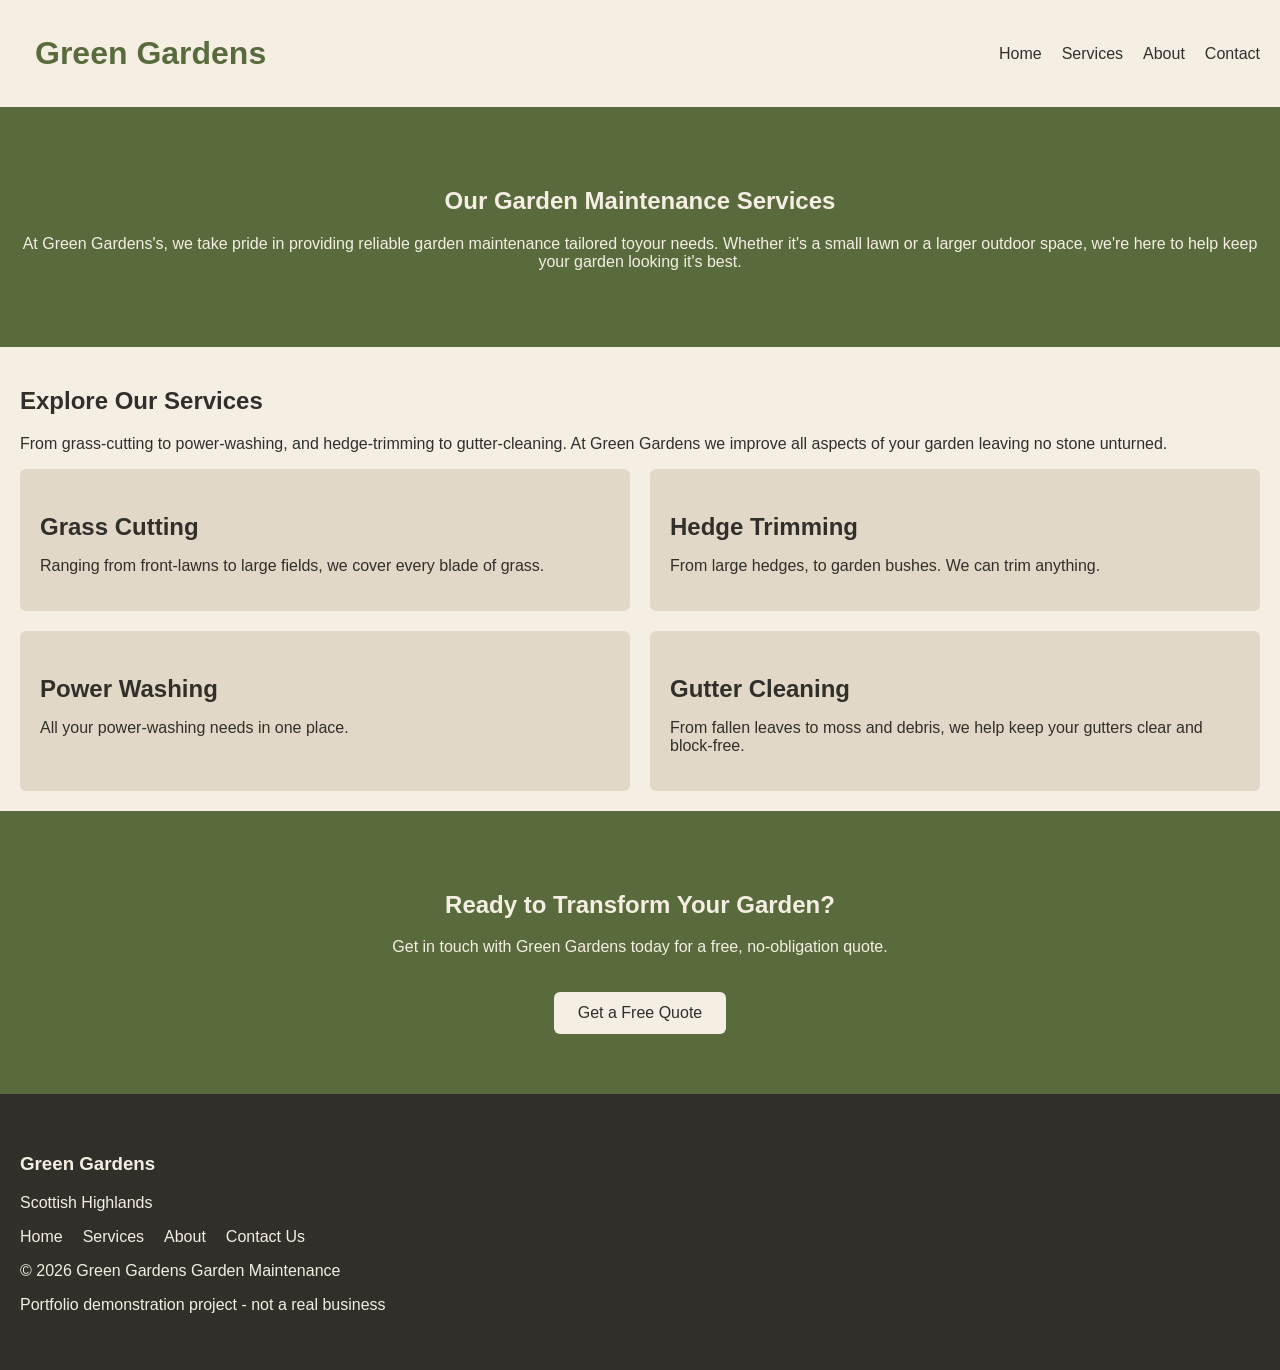
<file: css-practise/green-gardens/services.html>
<!DOCTYPE html>
<html lang="en">
    <head>
        <meta charset="UTF-8">
        <meta name="viewport" content="width=device-width, initial-scale=1.0">
        <title>Our Services | Green Gardens</title>
        <link rel="stylesheet" href="css/style.css">
    </head>
    <body>
        <header>
            <p class="brand">Green Gardens</p>
            <nav class="navbar" aria-label="Main navigation">
                <div class="nav-links">
                    <a href="index.html">Home</a>
                    <a href="services.html">Services</a>
                    <a href="about.html">About</a>
                    <a href="contact.html">Contact</a>
                </div>
            </nav>
        </header>
        <main class="page-content">
            <section class="service-introduction">
                <h1>Our Garden Maintenance Services</h1>
                <p>At Green Gardens's, we take pride in providing reliable garden maintenance tailored toyour needs. Whether it's a small lawn or a larger outdoor space,
                     we're here to help keep your garden looking it's best.</p>
            </section>
            <section id="services" class="services-preview">
                <h2>Explore Our Services</h2>
                <p>From grass-cutting to power-washing, and hedge-trimming to gutter-cleaning.
                   At Green Gardens we improve all aspects of your garden leaving no stone unturned.</p>
            <div class="services-grid services-page-grid">
                <article class="service-card">
                    <h3>Grass Cutting</h3>
                    <p>Ranging from front-lawns to large fields, we cover every blade of grass.</p>
                </article>
                <article class="service-card">
                    <h3>Hedge Trimming</h3>
                    <p>From large hedges, to garden bushes. We can trim anything.</p>
                </article>
                <article class="service-card">
                    <h3>Power Washing</h3>
                    <p>All your power-washing needs in one place.</p>
                </article>
                <article class="service-card">
                    <h3>Gutter Cleaning</h3>
                    <p>From fallen leaves to moss and debris, we help keep your gutters clear and block-free.</p>
                </article>
            </div>
            </section>
            <section id="contact" class="quote-cta">
                <h2>Ready to Transform Your Garden?</h2>
                <p>Get in touch with Green Gardens today for a free, no-obligation quote.</p>
                <a href="contact.html" class="contact-button">Get a Free Quote</a>
            </section>
        </main>
        <footer>
            <h3>Green Gardens</h3>
            <p>Scottish Highlands</p>
            <nav aria-label="Footer navigation">
                <div class="footer-links">
                    <a href="index.html">Home</a>
                    <a href="services.html">Services</a>
                    <a href="about.html">About</a>
                    <a href="contact.html">Contact Us</a>
                </div>
            </nav>
            <p>&copy; 2026 Green Gardens Garden Maintenance</p>
            <p>Portfolio demonstration project - not a real business</p>
        </footer>
    </body>
</html>
</file>
<file: css-practise/style.css>
.card {
    width: 300px;
    padding: 30px;
    border: 2px solid darkgreen;
    margin: 20px;
    margin-bottom: 40px;
    background-color: lightgreen;
    box-sizing: border-box;
}

.service-card {
    width: 320px;
    padding: 30px;
    border: 2px solid darkgreen;
    border-radius: 6px;
    margin: 20px;
    background-color: palegreen;
    box-sizing: border-box;    
}
</file>
<file: data-explorer/style.css>
body {
    font-family: Arial, sans-serif;
    max-width: 600px;
    margin: 40px auto;
    padding: 0 20px;
    background-color: #cfd2d5;
    color: #222;
}

h1 {
    text-align: center;
}

select,
button {
    padding: 8px 12px;
    font-size: 16px;
    margin-right: 8px;
    margin-bottom: 12px;
    background-color: aquamarine;
    border: none;
    border-radius: 6px;
    cursor: pointer;
}

button:hover {
    background-color: #2f5280;
}

#total {
    font-weight: bold;
    margin: 12px 0;
}

ul {
    list-style: none;
    padding: 0;
}

li {
    background-color: white;
    padding: 12px;
    margin-bottom: 8px;
    border-radius: 6px;
    border-left: 4px solid #406a9d;
    box-shadow: 0 1px 3px rgba(0, 0, 0, 0.3);
}
</file>
<file: maple-and-mug/css/style.css>
* {
    box-sizing: border-box;
}

header {
    display: flex;
    justify-content: space-between;
    align-items: center;
    background-color: rgb(224, 226, 210);
    border: 1px solid black;
    padding: 20px;
    gap: 20px;
    font-family: 'Courier New', Courier, monospace;
}

.brand {
    font-size: 2rem;
    color: rgb(62, 61, 61);
    font-weight: bold;
    margin: 15px;
}

.nav-links {
    display: flex;
    gap: 20px;
    flex-wrap: wrap;
}

.nav-links a {
    text-decoration: none;
    color:rgb(62, 61, 61);
    font-size: 1.3rem;
}

.nav-links a:hover {
    color:rgb(32, 32, 32);
}

.nav-links a:focus-visible {
    outline: 3px solid rgb(0, 0, 0);
    outline-offset: 4px;
}

body {
    font-family: 'Courier New', Courier, monospace;
    color: rgb(85, 85, 85);
    margin: 0px;
}

.hero {
    display: grid;
    grid-template-columns: 1fr 1fr;
    padding: 20px;
    gap: 15px;
    background-color: rgb(224, 221, 215);
}

.hero-image img {
    width: 100%;
    max-width: 100%;
    height: 65%;
    object-fit:cover;
    display: block;
    border-radius: 3px;
}

.hero-content h1 {
    font-size: 2rem;
    font-weight: bolder;
    font-style: oblique;
    margin-bottom: 20px;
}

.hero-content p {
    font-size: 1.2rem;
    font-style: oblique;
    max-width: 40ch;
    line-height: 1.1;
}

.menu-button {
    display: inline-block;
    background-color: rgb(62, 61, 59);
    padding: 12px 24px;
    color: rgb(224, 221, 215);
    border-radius: 4px;
    text-decoration: none;
    margin-top: 79px;
}
</file>
<file: recipe-finder/style.css>
.card {
    background-color: rgb(204, 212, 212);
    padding: 20px;
    border-radius: 6px;
    max-width: 250px;
}

.card img {
    width: 100%;
    height: 180px;
    object-fit: cover;
    border-radius: 6px;
}

#results {
    display: flex;
    gap: 20px;
    flex-wrap: wrap;
}
</file>
<file: css-practise/green-gardens/css/style.css>
* {
    box-sizing: border-box;
}

header {
    display: flex;
    justify-content: space-between;
    align-items: center;
    background-color: #f5efe3;
    padding: 20px;
    gap: 20px;
}

.brand {
    font-size: 2rem;
    font-weight: bold;
    color: #596b3d;
    margin: 15px;
}

body {
    font-family: sans-serif;
    color: #302f29;
    margin: 0;
}

.hero {
    display: grid;
    grid-template-columns: 1fr 1fr;
    padding: 20px;
    background-color: #f5efe3;
    gap: 15px;
}

.hero-content h1 {
    font-size: 3rem;
    color:#302f29;
    margin-bottom: 20px;
}

.hero-content p {
    font-size: 1.125rem;
    color: #302f29;
    max-width: 40ch;
    line-height: 1.6;
}
.hero-image img {
    width: 100%;
    max-width: 100%;
    height: 100%;
    object-fit: cover;
    display: block;
    border-radius: 3px;
}

.quote-button {
    display: inline-block;
    padding: 12px 24px;
    background-color: #596b3d;
    color: #f5efe3;
    text-decoration: none;
    border-radius: 6px;
}

.quote-button:hover {
    background-color: #f5efe3;
    color:#302f29;
}

.quote-button:focus-visible {
    outline:3px solid #e2d8c7;
    outline-offset: 4px;
}

.services-preview {
    padding: 20px;
    background-color: #f5efe3;
}

.services-grid {
    display: grid;
    grid-template-columns: repeat(3, 1fr);
    gap: 20px;
}

.service-card {
    background-color: #e2d8c7;
    padding: 20px;
    border-radius: 6px;
}

.service-card h3 {
    font-size: 1.5rem;
    color:#302f29;
    margin-bottom: 10px;
}

.services-button {
    display:inline-block;
    padding: 12px 24px;
    background-color: #596b3d;
    color: #f5efe3;
    text-decoration: none;
    border-radius: 6px;
    margin-top: 20px;
    text-align: center;
}

.services-button:hover {
    background-color: #f5efe3;
    color: #302f29;
}

.services-button:focus-visible {
    outline: 3px solid #e2d8c7;
    outline-offset: 4px
}

.about-preview {
    display: grid;
    grid-template-columns: 1fr 1fr;
    padding: 20px;
    gap: 20px;
    background-color: #f5efe3;
}

.about-content {
    display: flex;
    flex-direction: column;
    justify-content: center;
}

.about-image img {
    width: 100%;
    height: 100%;
    object-fit: cover;
    border-radius: 3px;
    display: block;
}

.about-button {
    display: inline-block;
    padding: 12px 24px;
    background-color: #596b3d;
    color: #f5efe3;
    text-decoration: none;
    border-radius: 6px;
    align-self: flex-start;
}

.about-button:hover {
    background-color: #f5efe3;
    color: #302f29;
}

.about-button:focus-visible {
    outline: 3px solid #e2d8c7;
    outline-offset: 4px;
}

.quote-cta {
    background-color: #596b3d;
    color: #f5efe3;
    padding: 60px 20px;
    text-align: center;
}

.contact-button {
    display: inline-block;
    padding: 12px 24px;
    text-decoration: none;
    border-radius: 6px;
    margin-top: 20px;
    background-color: #f5efe3;
    color: #302f29;
    text-align: center;
}

.contact-button:hover {
    background-color: #e2d8c7;
}

.contact-button:focus-visible {
    outline: 3px solid #f5efe3;
    outline-offset: 4px;
}

.nav-links {
    display: flex;
    gap: 20px;
    flex-wrap: wrap;
}

.nav-links a {
    color: #302f29;
    text-decoration: none;
}

.nav-links a:hover {
    color: #596b3d;
}

.nav-links a:focus-visible {
    outline: 3px solid #596b3d;
    outline-offset: 4px;
}

footer {
    background-color: #302f29;
    color: #f5efe3;
    padding: 40px 20px;
}

footer nav a {
    color: #f5efe3;
    text-decoration: none;
}

.footer-links {
    display: flex;
    gap: 20px;
    flex-wrap: wrap;
}

.footer-links a:hover {
    color: #a48c68;
}

.footer-links a:focus-visible {
    outline: 3px solid #f5efe3;
    outline-offset: 4px
}

.services-page-grid {
    grid-template-columns: repeat(2, 1fr);
}

.about-introduction,
.service-introduction,
.contact-introduction {
    background-color: #596b3d;
    color: #f5efe3;
    padding: 60px 20px;
    text-align: center;
}

.contact-form {
    background-color: white;
    padding: 20px;
    max-width: 600px;
    margin: 40px auto;
}

.contact-form input,
.contact-form select, 
.contact-form textarea {
    width: 100%;
    padding: 12px;
    border: 1px solid #ccc;
    border-radius: 6px;
    margin-bottom: 20px;
    font: inherit;
}

.contact-form label {
    display: block;
    font-weight: bold;
    margin-bottom: 8px;
    color: #302f29;
}

.contact-form textarea {
    min-height: 150px;
    resize: vertical;
}

.submit-button {
    display: inline-block;
    padding: 12px 24px;
    cursor: pointer;
    border: none;
    font: inherit;
    border-radius: 6px;
    margin-top: 20px;
    background-color: #596b3d;
    color: #f5efe3;
    text-align: center;
}

.submit-button:hover {
    background-color: #3c4729;
}

.submit-button:focus-visible {
    outline: 3px solid #222817;
    outline-offset: 4px;
}

@media (max-width: 768px) {
    .hero-content h1 {
        font-size: 2rem;
    }
    .hero {
        grid-template-columns: 1fr;
        padding: 10px;
    }
    .hero-image img {
        height: 250px;
    }
    .services-grid {
        grid-template-columns: 1fr;
    }
    .about-preview {
        grid-template-columns: 1fr;
    }
    header {
        flex-direction: column;
    }
    .nav-links {
        justify-content: center;
    }
}
</file>
<file: css-practise/day5.css>
.navbar {
    display: flex;
    align-items: center;
    justify-content: space-between;
    padding: 20px;
    background-color: darkgreen;
    color: white;
}

.nav-links {
    display: flex;
    gap: 20px;
}

.nav-links a {
    color: white;
}

.services {
    display: grid;
    grid-template-columns: repeat(2, 1fr);
    gap: 20px;
}

.service {
    padding: 15px;
    background-color: lightgreen;
    border: 2px solid darkgreen;
}

.conbar {
    background-color: lightgreen;
    padding: 20px;
    color: darkgreen;
}

.con-link {
    display: flex;
    justify-content: space-between;
    align-items: center;
}

.con-link a {
    color: darkgreen;
}

@media (max-width: 600px) {
    body {
        background-color: lightyellow;
    }
    .services {
        grid-template-columns: 1fr;
    }
    .navbar {
        flex-direction: column;
        align-items: center;
    }
    .nav-links {
        flex-direction: column;
        align-items: center;
    }
    .con-link {
        flex-direction: column;
        align-items: center;
        gap: 10px;
        text-align: center;
    }
}
</file>
<file: css-practise/day7.css>
.req {
    display: block;
    padding: 25px;
    background-color: lightgreen;
    max-width: 600px;
    margin: 0 auto;
    box-sizing: border-box;
}

label {
    display: block;
    margin-bottom: 8px;
}

input,
select,
textarea {
    width: 100%;
    padding: 10px;
    border: 1px solid grey;
    box-sizing: border-box;
    margin-bottom: 20px;
}

button {
    background-color: darkgreen;
    color: white;
    cursor: pointer;
    padding: 12px 20px;
    border: none;
    border-radius: 5px;
}

button:focus-visible {
    outline: 3px solid orange;
    outline-offset: 3px;
}

input:focus-visible,
select:focus-visible,
textarea:focus-visible {
    outline: 3px solid darkgreen;
    outline-offset: 2px;
}
</file>
<file: css-practise/day8.css>
header {
    display: flex;
    justify-content: space-between;
    align-items: center;
    padding: 20px;
    background-color: lightgrey;
}

h2 {
    display: flex;
    align-items: center;
    padding: 15px;
    background-color: grey;
    color: white;
}

.nav-links {
    display: flex;
    gap: 20px;
}

.services-grid {
    display: grid;
    grid-template-columns: repeat(3, 1fr);
    gap: 20px;
}

.reason-grid {
    display: grid;
    grid-template-columns: repeat(3, 1fr);
    gap: 20px;
}

.reason {
    padding: 10px;
    background-color: lightgrey;
    border-radius: 5px;
}

.service-card {
    padding: 15px;
    background-color: lightgrey;
    border-radius: 1px;
}

.hero {
    padding: 50px;
    text-align: center;
    background-color: rgb(234, 246, 204);
    margin-top: 20px;
    margin-bottom: 20px;
}

.hero a{
    display: inline-block;
    background-color: rgb(147, 153, 101);
    border-radius: 5px;
    border: none;
    padding: 12px 20px;
    color: rgb(0, 0, 0);
    text-decoration: none;
}



@media (max-width: 600px) {
    .services-grid {
        grid-template-columns: 1fr;
    }
    header {
        flex-direction: column;
        gap: 10px;
    }
}
</file>
<file: css-practise/grid.css>
.services {
    display: grid;
    grid-template-columns: repeat(auto-fit, minmax(220px, 1fr));
    gap: 20px;
}

.service {
    padding: 20px;
    border: 2px solid darkgreen;
    background-color: lightgreen;
}

.photoservices {
    display: grid;
    grid-template-columns: repeat(auto-fit, minmax(180px, 1fr));
    gap: 15px;
}

.phservice {
    padding: 20px;
    background-color: lightgrey;
    border: 2px solid black;
}
</file>
